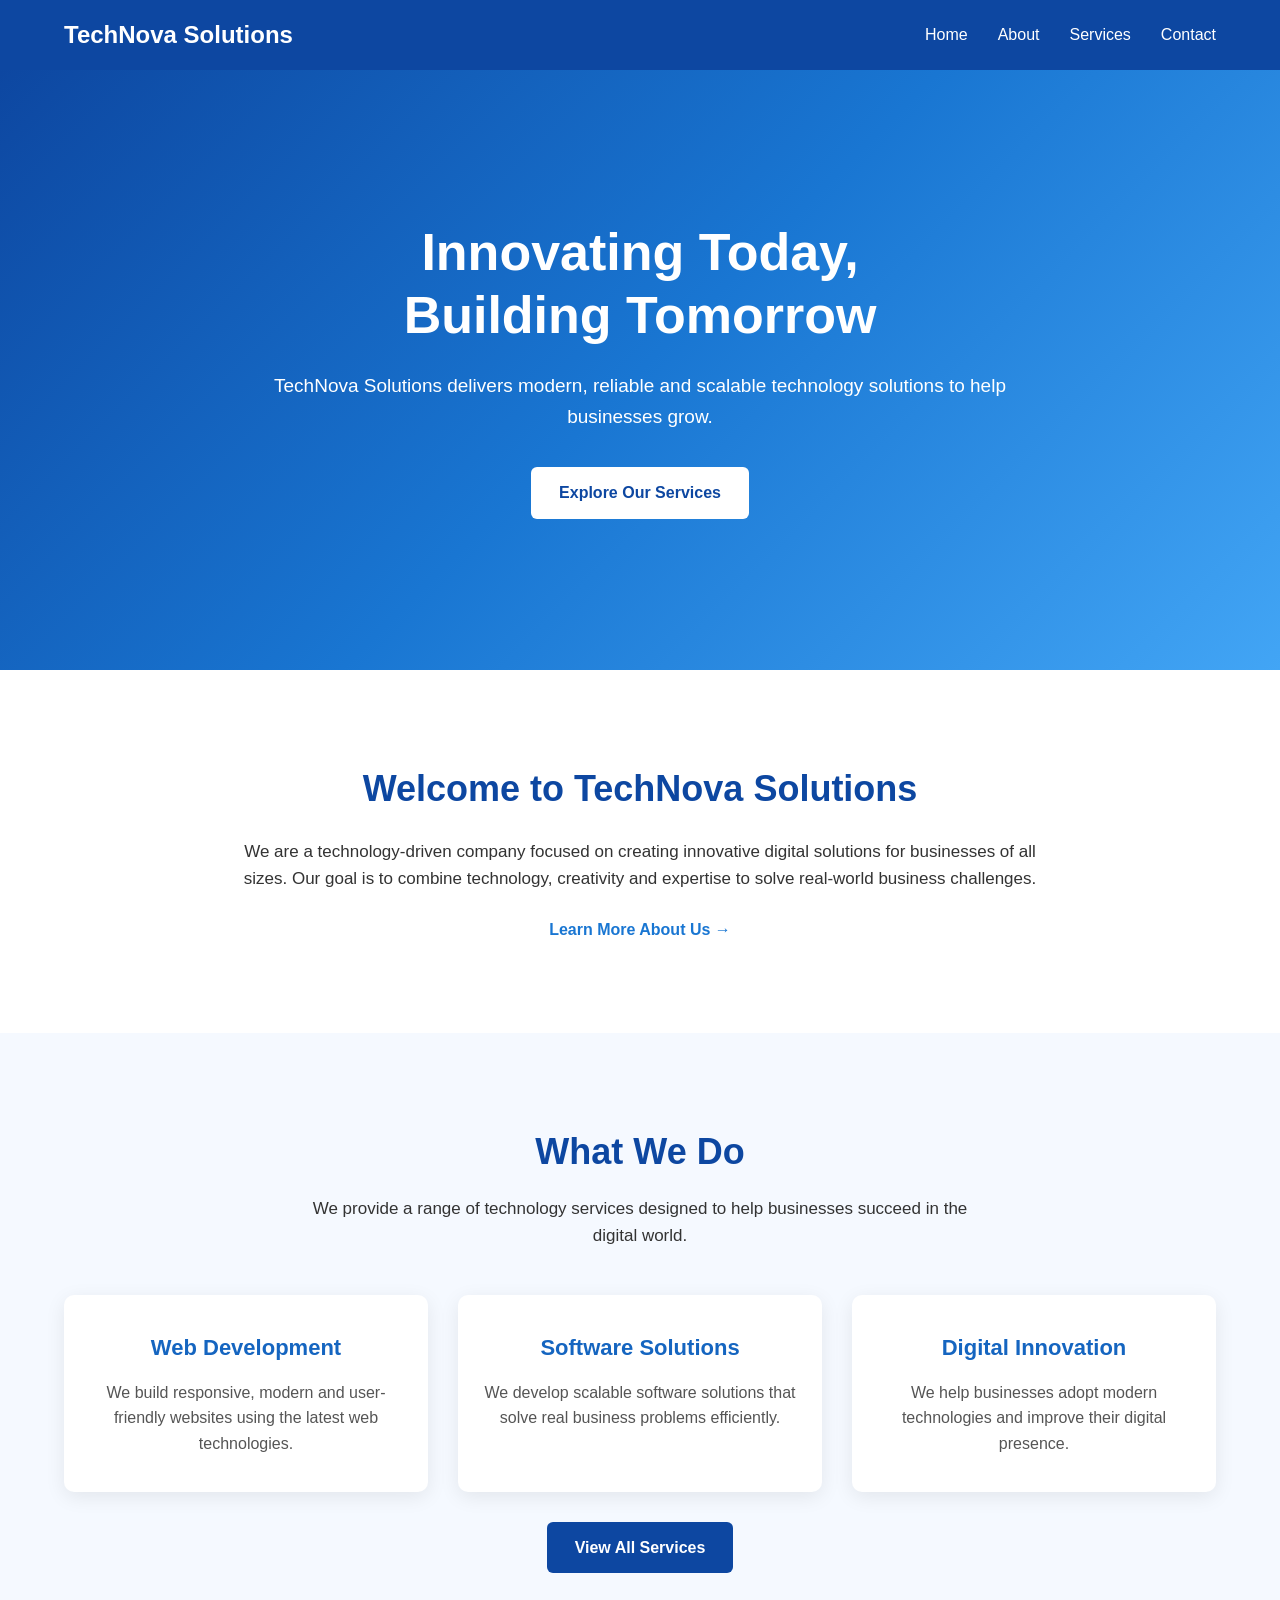
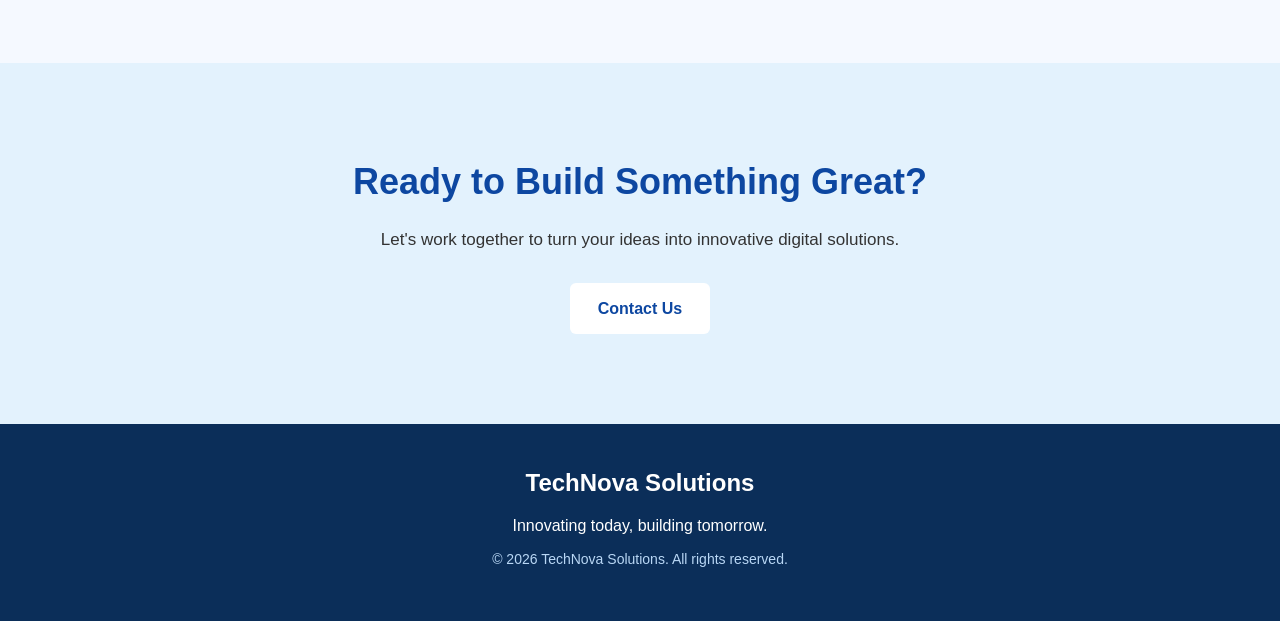
<file: index.html>
<!DOCTYPE html>
<html lang="en">

<head>
    <meta charset="UTF-8">
    <meta name="viewport" content="width=device-width, initial-scale=1.0">

    <title>TechNova Solutions | Home</title>

    <!-- CSS -->
    <link rel="stylesheet" href="style.css">
</head>

<body>

    <!-- Navigation Bar -->
    <header>
        <nav class="navbar">

            <div class="logo">
                TechNova Solutions
            </div>

            <ul class="nav-links">
                <li><a href="index.html">Home</a></li>
                <li><a href="about.html">About</a></li>
                <li><a href="services.html">Services</a></li>
                <li><a href="contact.html">Contact</a></li>
            </ul>

        </nav>
    </header>


    <!-- Hero Section -->
    <section class="hero">

        <div class="hero-content">

            <h1>Innovating Today,<br>Building Tomorrow</h1>

            <p>
                TechNova Solutions delivers modern, reliable and
                scalable technology solutions to help businesses grow.
            </p>

            <a href="services.html" class="btn">
                Explore Our Services
            </a>

        </div>

    </section>


    <!-- About Preview Section -->
    <section class="about-preview">

        <div class="container">

            <h2>Welcome to TechNova Solutions</h2>

            <p>
                We are a technology-driven company focused on creating
                innovative digital solutions for businesses of all sizes.
                Our goal is to combine technology, creativity and
                expertise to solve real-world business challenges.
            </p>

            <a href="about.html" class="text-link">
                Learn More About Us →
            </a>

        </div>

    </section>


    <!-- Services Preview Section -->
    <section class="services-preview">

        <div class="container">

            <h2>What We Do</h2>

            <p class="section-description">
                We provide a range of technology services designed
                to help businesses succeed in the digital world.
            </p>


            <div class="service-cards">

                <!-- Service 1 -->
                <div class="service-card">

                    <h3>Web Development</h3>

                    <p>
                        We build responsive, modern and user-friendly
                        websites using the latest web technologies.
                    </p>

                </div>


                <!-- Service 2 -->
                <div class="service-card">

                    <h3>Software Solutions</h3>

                    <p>
                        We develop scalable software solutions that
                        solve real business problems efficiently.
                    </p>

                </div>


                <!-- Service 3 -->
                <div class="service-card">

                    <h3>Digital Innovation</h3>

                    <p>
                        We help businesses adopt modern technologies
                        and improve their digital presence.
                    </p>

                </div>

            </div>


            <a href="services.html" class="btn secondary-btn">
                View All Services
            </a>

        </div>

    </section>


    <!-- Call To Action Section -->
    <section class="cta">

        <div class="container">

            <h2>Ready to Build Something Great?</h2>

            <p>
                Let's work together to turn your ideas into
                innovative digital solutions.
            </p>

            <a href="contact.html" class="btn">
                Contact Us
            </a>

        </div>

    </section>


    <!-- Footer -->
    <footer>

        <div class="footer-content">

            <h3>TechNova Solutions</h3>

            <p>
                Innovating today, building tomorrow.
            </p>

            <p class="copyright">
                © 2026 TechNova Solutions. All rights reserved.
            </p>

        </div>

    </footer>


    <!-- JavaScript -->
    <script src="script.js"></script>

</body>

</html>
</file>
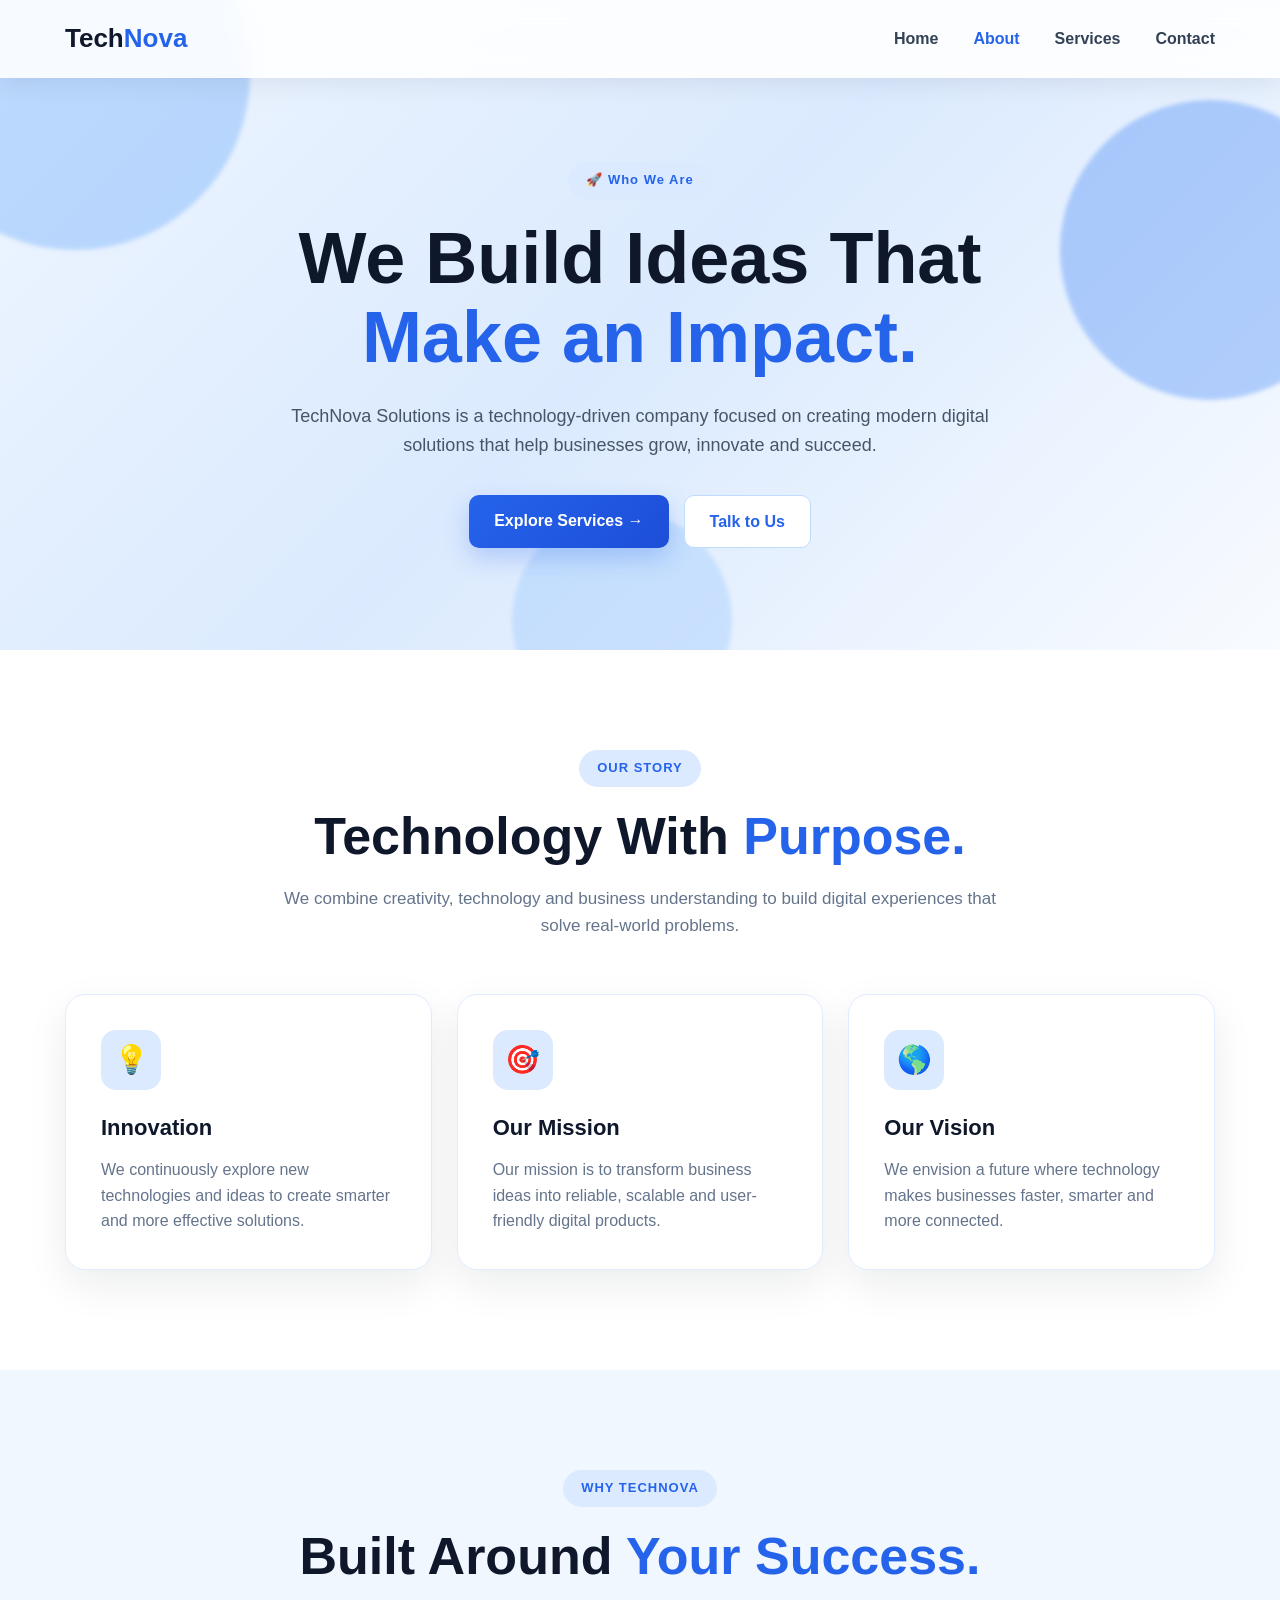
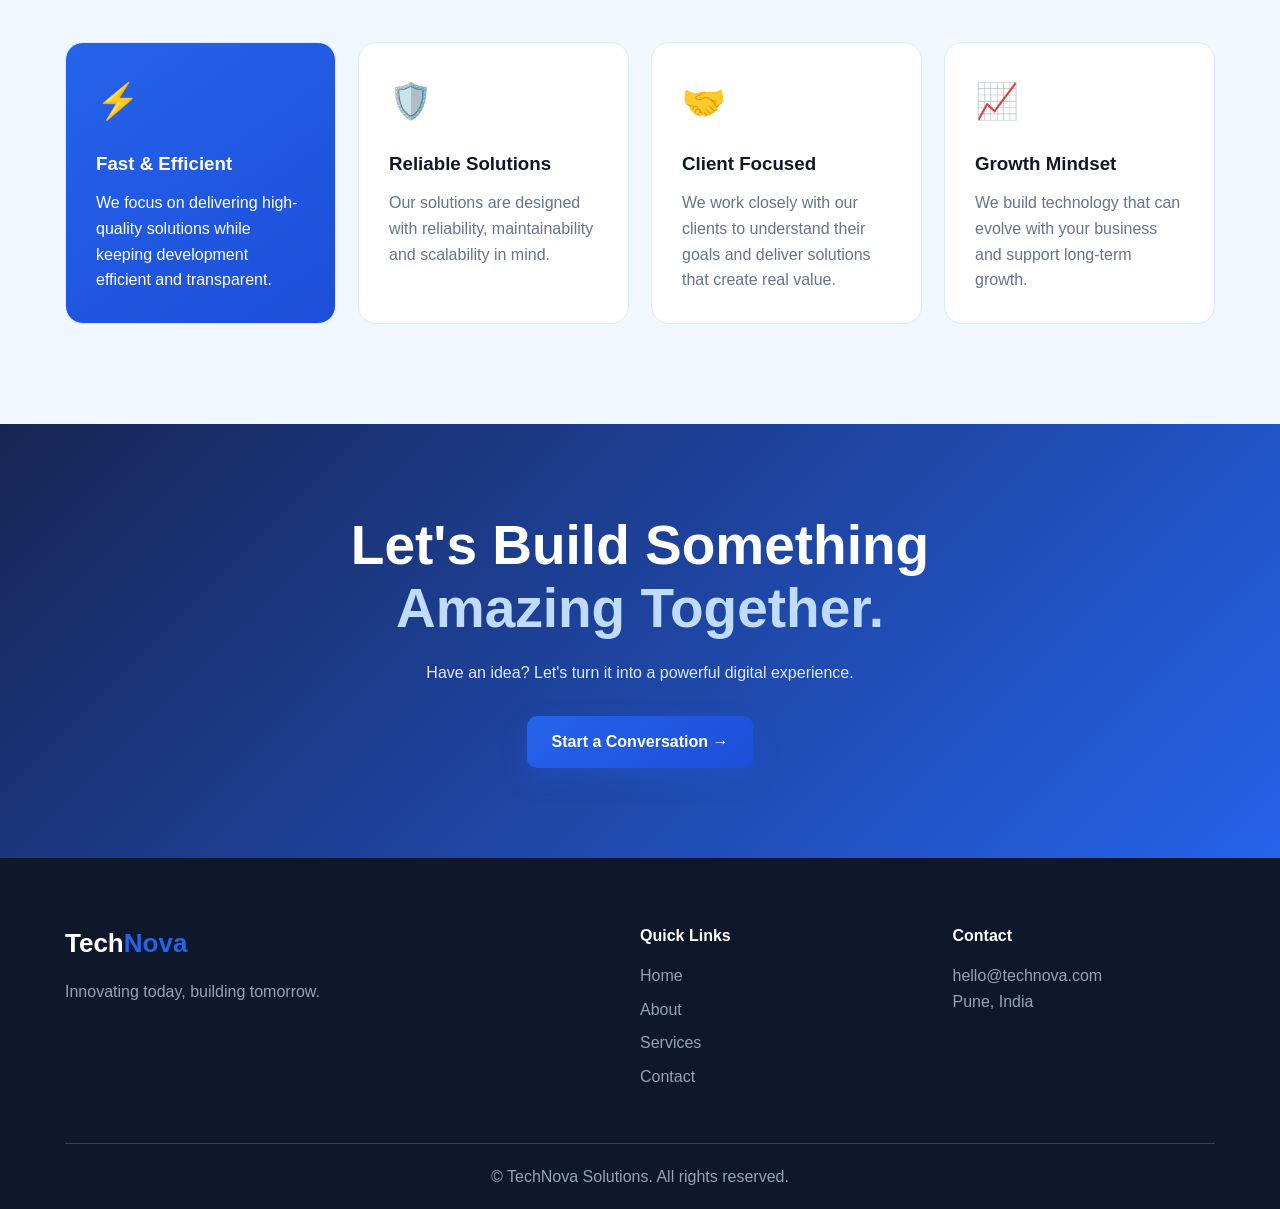
<file: about.html>
<!DOCTYPE html>
<html lang="en">

<head>
    <meta charset="UTF-8">
    <meta name="viewport" content="width=device-width, initial-scale=1.0">

    <title>About Us | TechNova Solutions</title>


    <style>
        * {
            margin: 0;
            padding: 0;
            box-sizing: border-box;
        }

        html {
            scroll-behavior: smooth;
        }

        body {
            font-family: Arial, Helvetica, sans-serif;
            color: #172554;
            background: #f8fbff;
            line-height: 1.6;
            overflow-x: hidden;
        }

        a {
            text-decoration: none;
        }

        /* ================= NAVBAR ================= */

        .navbar {
            position: fixed;
            top: 0;
            left: 0;
            width: 100%;
            z-index: 1000;
            background: rgba(255, 255, 255, 0.88);
            backdrop-filter: blur(15px);
            box-shadow: 0 5px 25px rgba(15, 23, 42, 0.08);
        }

        .navbar-container {
            max-width: 1200px;
            margin: auto;
            padding: 18px 25px;
            display: flex;
            align-items: center;
            justify-content: space-between;
        }

        .logo {
            font-size: 26px;
            font-weight: 800;
            color: #0f172a;
        }

        .logo span {
            color: #2563eb;
        }

        .nav-links {
            display: flex;
            list-style: none;
            gap: 35px;
        }

        .nav-links a {
            color: #334155;
            font-weight: 600;
            transition: 0.3s;
        }

        .nav-links a:hover,
        .nav-links a.active {
            color: #2563eb;
        }

        .menu-toggle {
            display: none;
            border: none;
            background: none;
            font-size: 28px;
            cursor: pointer;
        }

        /* ================= HERO ================= */

        .hero {
            min-height: 650px;
            display: flex;
            align-items: center;
            justify-content: center;
            text-align: center;
            position: relative;
            overflow: hidden;
            padding: 140px 20px 80px;
            background: linear-gradient(135deg, #eff6ff, #dbeafe, #f8fbff);
        }

        .hero-background {
            position: absolute;
            inset: 0;
            overflow: hidden;
        }

        .circle {
            position: absolute;
            border-radius: 50%;
            filter: blur(2px);
            opacity: 0.35;
        }

        .circle-one {
            width: 350px;
            height: 350px;
            background: #60a5fa;
            top: -100px;
            left: -100px;
        }

        .circle-two {
            width: 300px;
            height: 300px;
            background: #3b82f6;
            right: -80px;
            top: 100px;
        }

        .circle-three {
            width: 220px;
            height: 220px;
            background: #93c5fd;
            bottom: -80px;
            left: 40%;
        }

        .hero-content {
            position: relative;
            z-index: 2;
            max-width: 850px;
        }

        .hero-badge,
        .section-tag {
            display: inline-block;
            color: #2563eb;
            background: #dbeafe;
            padding: 8px 18px;
            border-radius: 30px;
            font-size: 13px;
            font-weight: 700;
            letter-spacing: 1px;
            margin-bottom: 20px;
        }

        .hero h1 {
            font-size: clamp(42px, 6vw, 72px);
            line-height: 1.1;
            color: #0f172a;
            margin-bottom: 25px;
        }

        .hero h1 span,
        .section-heading h2 span,
        .cta-content h2 span {
            color: #2563eb;
        }

        .hero p {
            max-width: 700px;
            margin: auto;
            color: #475569;
            font-size: 18px;
        }

        .hero-buttons {
            margin-top: 35px;
            display: flex;
            justify-content: center;
            gap: 15px;
            flex-wrap: wrap;
        }

        .btn {
            display: inline-block;
            padding: 13px 25px;
            border-radius: 10px;
            font-weight: 700;
            transition: 0.3s;
        }

        .btn-primary {
            color: white;
            background: linear-gradient(135deg, #2563eb, #1d4ed8);
            box-shadow: 0 10px 25px rgba(37, 99, 235, 0.25);
        }

        .btn-primary:hover {
            transform: translateY(-3px);
        }

        .btn-secondary {
            color: #2563eb;
            background: white;
            border: 1px solid #bfdbfe;
        }

        .btn-secondary:hover {
            background: #eff6ff;
        }

        /* ================= SECTIONS ================= */

        .about-section,
        .services-section {
            padding: 100px 20px;
        }

        .about-section {
            background: white;
        }

        .services-section {
            background: #f1f7ff;
        }

        .section-container {
            max-width: 1150px;
            margin: auto;
        }

        .section-heading {
            text-align: center;
            max-width: 750px;
            margin: 0 auto 55px;
        }

        .section-heading h2 {
            font-size: clamp(34px, 5vw, 52px);
            line-height: 1.15;
            color: #0f172a;
            margin-bottom: 18px;
        }

        .section-heading p {
            color: #64748b;
            font-size: 17px;
        }

        /* ================= ABOUT CARDS ================= */

        .about-grid {
            display: grid;
            grid-template-columns: repeat(3, 1fr);
            gap: 25px;
        }

        .about-card {
            background: white;
            padding: 35px;
            border-radius: 20px;
            box-shadow: 0 15px 40px rgba(15, 23, 42, 0.08);
            border: 1px solid #e0edff;
            transition: 0.3s;
        }

        .about-card:hover {
            transform: translateY(-8px);
            box-shadow: 0 20px 45px rgba(37, 99, 235, 0.15);
        }

        .about-icon {
            width: 60px;
            height: 60px;
            display: flex;
            align-items: center;
            justify-content: center;
            background: #dbeafe;
            border-radius: 15px;
            font-size: 28px;
            margin-bottom: 20px;
        }

        .about-card h3 {
            color: #0f172a;
            margin-bottom: 12px;
            font-size: 22px;
        }

        .about-card p {
            color: #64748b;
        }

        /* ================= SERVICE CARDS ================= */

        .service-grid {
            display: grid;
            grid-template-columns: repeat(4, 1fr);
            gap: 22px;
        }

        .service-card {
            background: white;
            padding: 30px;
            border-radius: 18px;
            border: 1px solid #dbeafe;
            transition: 0.3s;
        }

        .service-card:hover {
            transform: translateY(-8px);
            box-shadow: 0 18px 40px rgba(37, 99, 235, 0.12);
        }

        .service-card.featured {
            background: linear-gradient(145deg, #2563eb, #1d4ed8);
            color: white;
        }

        .service-card.featured h3,
        .service-card.featured p {
            color: white;
        }

        .service-icon {
            font-size: 35px;
            margin-bottom: 20px;
        }

        .service-card h3 {
            color: #0f172a;
            margin-bottom: 12px;
        }

        .service-card p {
            color: #64748b;
        }

        /* ================= CTA ================= */

        .cta-section {
            padding: 90px 20px;
            background: linear-gradient(135deg, #172554, #2563eb);
            text-align: center;
            color: white;
        }

        .cta-content {
            max-width: 750px;
            margin: auto;
        }

        .cta-content h2 {
            font-size: clamp(35px, 5vw, 55px);
            line-height: 1.15;
            margin-bottom: 20px;
        }

        .cta-content h2 span {
            color: #bfdbfe;
        }

        .cta-content p {
            margin-bottom: 30px;
            color: #dbeafe;
        }

        /* ================= FOOTER ================= */

        footer {
            background: #0f172a;
            color: white;
            padding: 65px 20px 20px;
        }

        .footer-container {
            max-width: 1150px;
            margin: auto;
            display: grid;
            grid-template-columns: 2fr 1fr 1fr;
            gap: 50px;
        }

        footer .logo {
            color: white;
            display: inline-block;
            margin-bottom: 15px;
        }

        footer p {
            color: #94a3b8;
        }

        footer h4 {
            margin-bottom: 15px;
        }

        footer a:not(.logo) {
            display: block;
            color: #94a3b8;
            margin-bottom: 8px;
            transition: 0.3s;
        }

        footer a:not(.logo):hover {
            color: white;
        }

        .footer-bottom {
            max-width: 1150px;
            margin: 45px auto 0;
            padding-top: 20px;
            border-top: 1px solid #334155;
            text-align: center;
        }

        /* ================= RESPONSIVE ================= */

        @media (max-width: 900px) {

            .about-grid {
                grid-template-columns: repeat(2, 1fr);
            }

            .service-grid {
                grid-template-columns: repeat(2, 1fr);
            }
        }

        @media (max-width: 700px) {

            .nav-links {
                position: absolute;
                top: 70px;
                left: 0;
                width: 100%;
                display: none;
                flex-direction: column;
                gap: 0;
                background: white;
                padding: 15px 25px;
                box-shadow: 0 15px 25px rgba(0, 0, 0, 0.08);
            }

            .nav-links.show {
                display: flex;
            }

            .nav-links li {
                padding: 12px 0;
            }

            .menu-toggle {
                display: block;
            }

            .about-grid,
            .service-grid {
                grid-template-columns: 1fr;
            }

            .footer-container {
                grid-template-columns: 1fr;
                gap: 30px;
            }

            .hero {
                min-height: 600px;
            }
        }

        @media (max-width: 450px) {

            .navbar-container {
                padding: 15px;
            }

            .logo {
                font-size: 22px;
            }

            .hero {
                padding: 120px 15px 70px;
            }

            .hero p {
                font-size: 16px;
            }

            .about-card,
            .service-card {
                padding: 25px;
            }
        }
    </style>
</head>

<body>

    <!-- ================= NAVBAR ================= -->
    <header class="navbar">
        <div class="navbar-container">

            <a href="index.html" class="logo">
                Tech<span>Nova</span>
            </a>

            <nav>
                <ul class="nav-links" id="navLinks">
                    <li><a href="index.html">Home</a></li>
                    <li><a href="about.html" class="active">About</a></li>
                    <li><a href="services.html">Services</a></li>
                    <li><a href="contact.html">Contact</a></li>
                </ul>
            </nav>

            <button class="menu-toggle" id="menuToggle">
                ☰
            </button>

        </div>
    </header>


    <!-- ================= ABOUT HERO ================= -->
    <section class="hero">

        <div class="hero-background">
            <div class="circle circle-one"></div>
            <div class="circle circle-two"></div>
            <div class="circle circle-three"></div>
        </div>

        <div class="hero-content">

            <div class="hero-badge">
                🚀 Who We Are
            </div>

            <h1>
                We Build Ideas That
                <span>Make an Impact.</span>
            </h1>

            <p>
                TechNova Solutions is a technology-driven company focused on
                creating modern digital solutions that help businesses grow,
                innovate and succeed.
            </p>

            <div class="hero-buttons">
                <a href="services.html" class="btn btn-primary">
                    Explore Services →
                </a>

                <a href="contact.html" class="btn btn-secondary">
                    Talk to Us
                </a>
            </div>

        </div>

    </section>


    <!-- ================= OUR STORY ================= -->
    <section class="about-section">

        <div class="section-container">

            <div class="section-heading">

                <span class="section-tag">
                    OUR STORY
                </span>

                <h2>
                    Technology With
                    <span>Purpose.</span>
                </h2>

                <p>
                    We combine creativity, technology and business understanding
                    to build digital experiences that solve real-world problems.
                </p>

            </div>


            <div class="about-grid">

                <div class="about-card">
                    <div class="about-icon">💡</div>

                    <h3>Innovation</h3>

                    <p>
                        We continuously explore new technologies and ideas to
                        create smarter and more effective solutions.
                    </p>
                </div>


                <div class="about-card">
                    <div class="about-icon">🎯</div>

                    <h3>Our Mission</h3>

                    <p>
                        Our mission is to transform business ideas into
                        reliable, scalable and user-friendly digital products.
                    </p>
                </div>


                <div class="about-card">
                    <div class="about-icon">🌎</div>

                    <h3>Our Vision</h3>

                    <p>
                        We envision a future where technology makes businesses
                        faster, smarter and more connected.
                    </p>
                </div>

            </div>

        </div>

    </section>


    <!-- ================= WHY TECHNOVA ================= -->
    <section class="services-section">

        <div class="section-container">

            <div class="section-heading">

                <span class="section-tag">
                    WHY TECHNOVA
                </span>

                <h2>
                    Built Around
                    <span>Your Success.</span>
                </h2>

            </div>


            <div class="service-grid">

                <div class="service-card featured">

                    <div class="service-icon">
                        ⚡
                    </div>

                    <h3>Fast & Efficient</h3>

                    <p>
                        We focus on delivering high-quality solutions while
                        keeping development efficient and transparent.
                    </p>

                </div>


                <div class="service-card">

                    <div class="service-icon">
                        🛡️
                    </div>

                    <h3>Reliable Solutions</h3>

                    <p>
                        Our solutions are designed with reliability,
                        maintainability and scalability in mind.
                    </p>

                </div>


                <div class="service-card">

                    <div class="service-icon">
                        🤝
                    </div>

                    <h3>Client Focused</h3>

                    <p>
                        We work closely with our clients to understand their
                        goals and deliver solutions that create real value.
                    </p>

                </div>


                <div class="service-card">

                    <div class="service-icon">
                        📈
                    </div>

                    <h3>Growth Mindset</h3>

                    <p>
                        We build technology that can evolve with your business
                        and support long-term growth.
                    </p>

                </div>

            </div>

        </div>

    </section>


    <!-- ================= CTA ================= -->
    <section class="cta-section">

        <div class="section-container">

            <div class="cta-content">

                <h2>
                    Let's Build Something
                    <span>Amazing Together.</span>
                </h2>

                <p>
                    Have an idea? Let's turn it into a powerful digital
                    experience.
                </p>

                <a href="contact.html" class="btn btn-primary">
                    Start a Conversation →
                </a>

            </div>

        </div>

    </section>


    <!-- ================= FOOTER ================= -->
    <footer>

        <div class="footer-container">

            <div>
                <a href="index.html" class="logo">
                    Tech<span>Nova</span>
                </a>

                <p>
                    Innovating today, building tomorrow.
                </p>
            </div>

            <div>
                <h4>Quick Links</h4>

                <a href="index.html">Home</a>
                <a href="about.html">About</a>
                <a href="services.html">Services</a>
                <a href="contact.html">Contact</a>
            </div>

            <div>
                <h4>Contact</h4>

                <p>hello@technova.com</p>
                <p>Pune, India</p>
            </div>

        </div>

        <div class="footer-bottom">
            <p>
                © <span id="copyright"></span> TechNova Solutions. All rights reserved.
            </p>
        </div>

    </footer>


    <!-- <script src="script.js"></script> -->

</body>

</html>
</file>
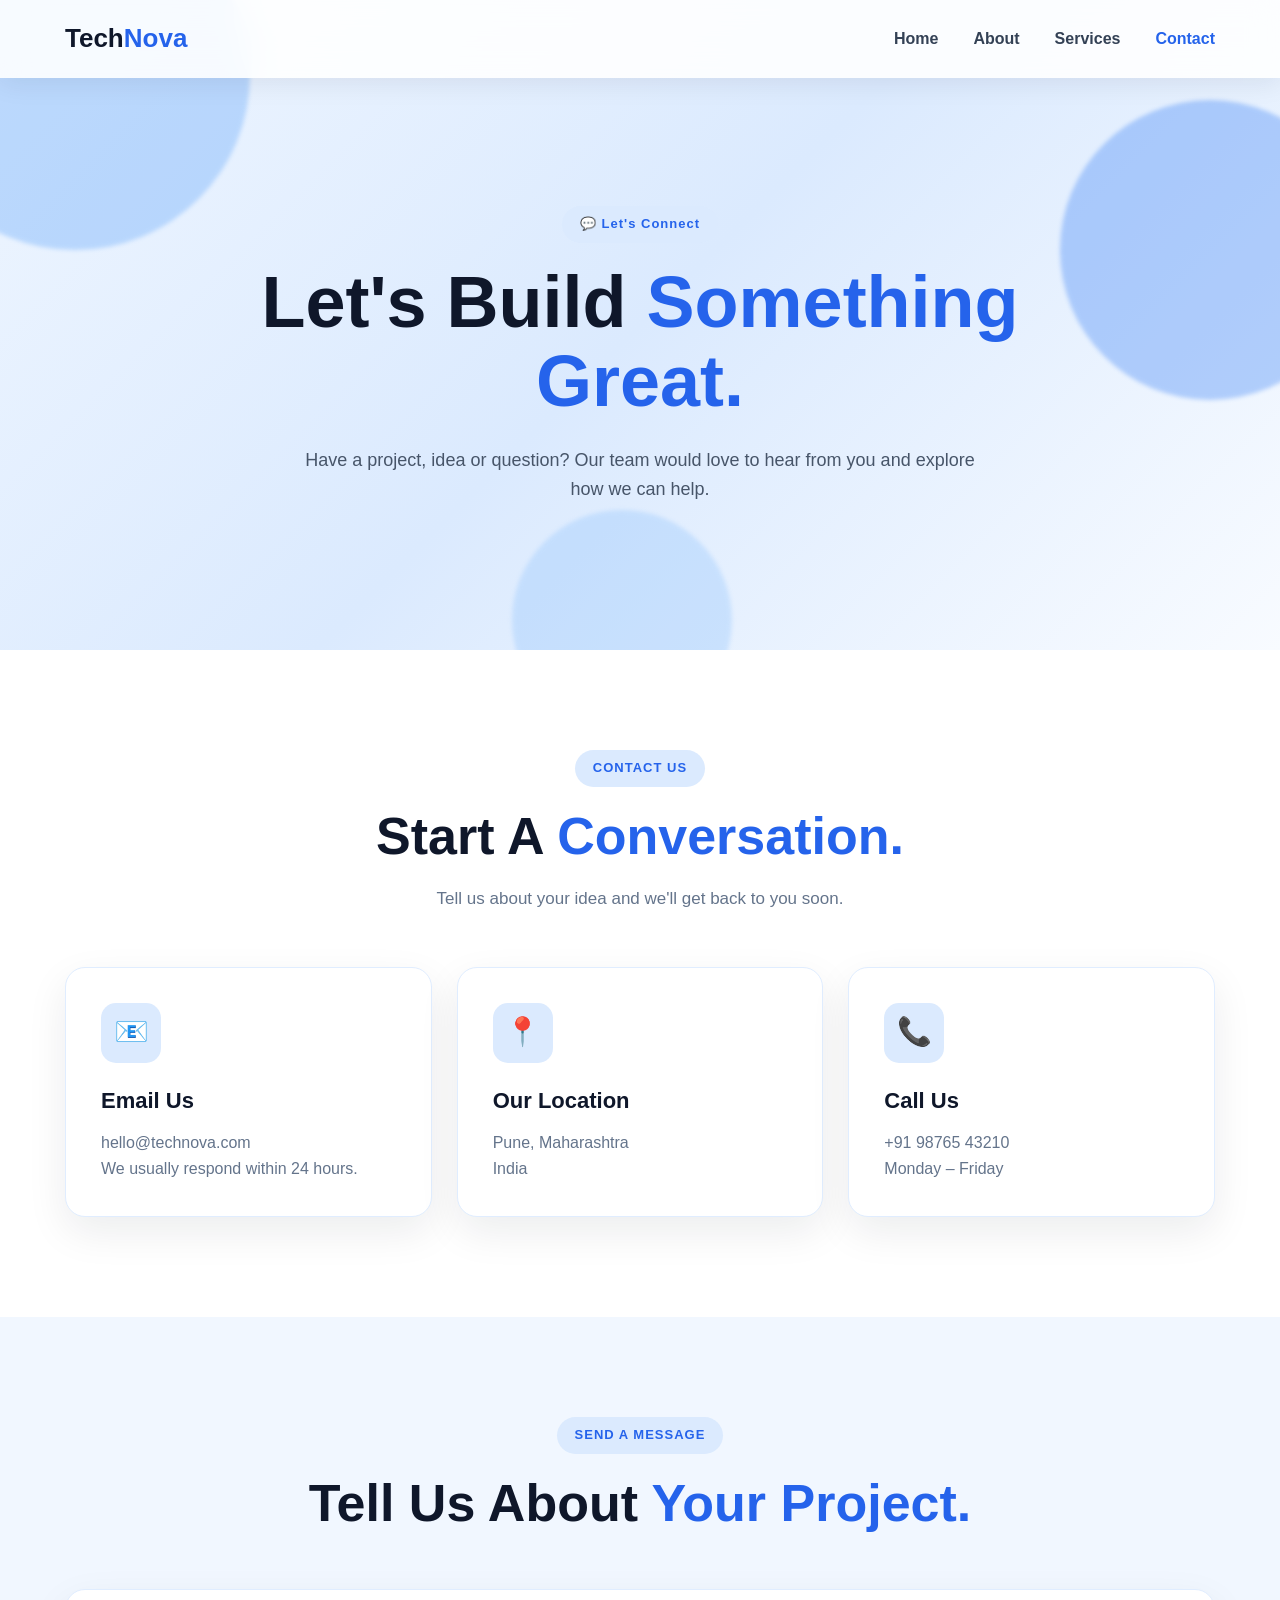
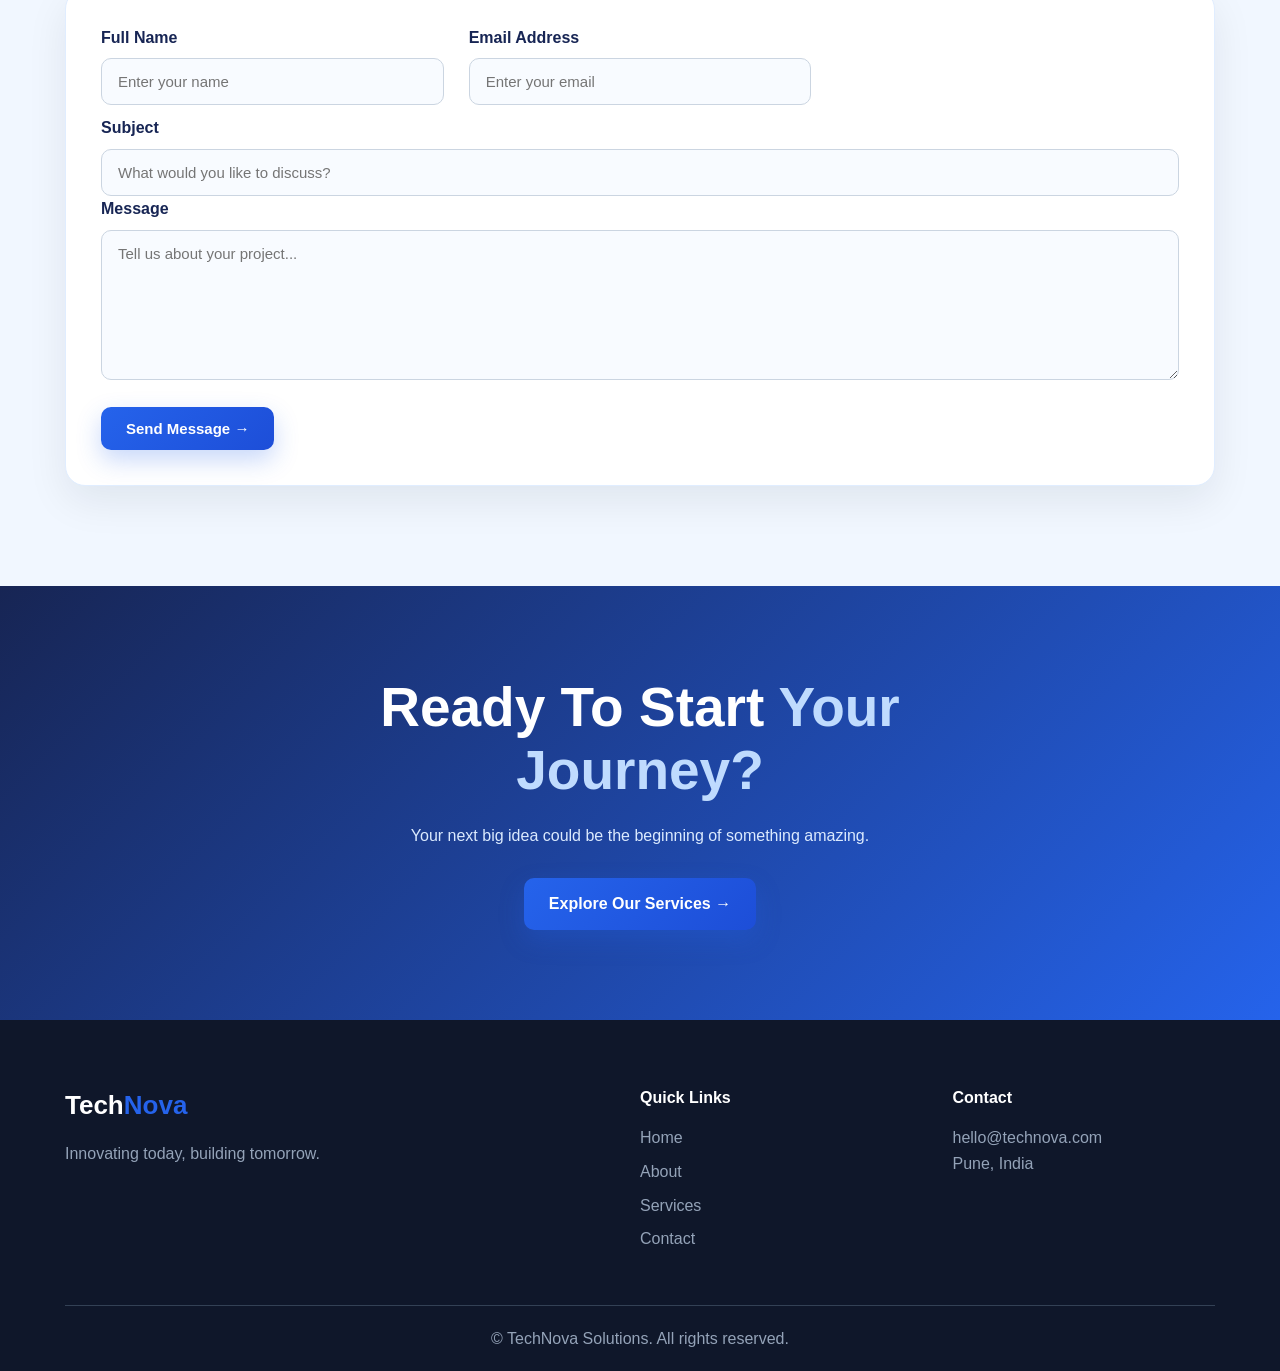
<file: contact.html>
<!DOCTYPE html>
<html lang="en">

<head>
    <meta charset="UTF-8">
    <meta name="viewport" content="width=device-width, initial-scale=1.0">

    <title>Contact Us | TechNova Solutions</title>

    <style>
        * {
            margin: 0;
            padding: 0;
            box-sizing: border-box;
        }

        html {
            scroll-behavior: smooth;
        }

        body {
            font-family: Arial, Helvetica, sans-serif;
            color: #172554;
            background: #f8fbff;
            line-height: 1.6;
            overflow-x: hidden;
        }

        a {
            text-decoration: none;
        }

        /* ================= NAVBAR ================= */

        .navbar {
            position: fixed;
            top: 0;
            left: 0;
            width: 100%;
            z-index: 1000;
            background: rgba(255, 255, 255, 0.88);
            backdrop-filter: blur(15px);
            box-shadow: 0 5px 25px rgba(15, 23, 42, 0.08);
        }

        .navbar-container {
            max-width: 1200px;
            margin: auto;
            padding: 18px 25px;
            display: flex;
            align-items: center;
            justify-content: space-between;
        }

        .logo {
            font-size: 26px;
            font-weight: 800;
            color: #0f172a;
        }

        .logo span {
            color: #2563eb;
        }

        .nav-links {
            display: flex;
            list-style: none;
            gap: 35px;
        }

        .nav-links a {
            color: #334155;
            font-weight: 600;
            transition: 0.3s;
        }

        .nav-links a:hover,
        .nav-links a.active {
            color: #2563eb;
        }

        .menu-toggle {
            display: none;
            border: none;
            background: none;
            font-size: 28px;
            cursor: pointer;
        }

        /* ================= HERO ================= */

        .hero {
            min-height: 650px;
            display: flex;
            align-items: center;
            justify-content: center;
            text-align: center;
            position: relative;
            overflow: hidden;
            padding: 140px 20px 80px;
            background: linear-gradient(135deg, #eff6ff, #dbeafe, #f8fbff);
        }

        .hero-background {
            position: absolute;
            inset: 0;
            overflow: hidden;
        }

        .circle {
            position: absolute;
            border-radius: 50%;
            filter: blur(2px);
            opacity: 0.35;
        }

        .circle-one {
            width: 350px;
            height: 350px;
            background: #60a5fa;
            top: -100px;
            left: -100px;
        }

        .circle-two {
            width: 300px;
            height: 300px;
            background: #3b82f6;
            right: -80px;
            top: 100px;
        }

        .circle-three {
            width: 220px;
            height: 220px;
            background: #93c5fd;
            bottom: -80px;
            left: 40%;
        }

        .hero-content {
            position: relative;
            z-index: 2;
            max-width: 850px;
        }

        .hero-badge,
        .section-tag {
            display: inline-block;
            color: #2563eb;
            background: #dbeafe;
            padding: 8px 18px;
            border-radius: 30px;
            font-size: 13px;
            font-weight: 700;
            letter-spacing: 1px;
            margin-bottom: 20px;
        }

        .hero h1 {
            font-size: clamp(42px, 6vw, 72px);
            line-height: 1.1;
            color: #0f172a;
            margin-bottom: 25px;
        }

        .hero h1 span,
        .section-heading h2 span,
        .cta-content h2 span {
            color: #2563eb;
        }

        .hero p {
            max-width: 700px;
            margin: auto;
            color: #475569;
            font-size: 18px;
        }

        .hero-buttons {
            margin-top: 35px;
            display: flex;
            justify-content: center;
            gap: 15px;
            flex-wrap: wrap;
        }

        .btn {
            display: inline-block;
            padding: 13px 25px;
            border-radius: 10px;
            font-weight: 700;
            transition: 0.3s;
        }

        .btn-primary {
            color: white;
            background: linear-gradient(135deg, #2563eb, #1d4ed8);
            box-shadow: 0 10px 25px rgba(37, 99, 235, 0.25);
        }

        .btn-primary:hover {
            transform: translateY(-3px);
        }

        .btn-secondary {
            color: #2563eb;
            background: white;
            border: 1px solid #bfdbfe;
        }

        .btn-secondary:hover {
            background: #eff6ff;
        }

        /* ================= SECTIONS ================= */

        .about-section,
        .services-section {
            padding: 100px 20px;
        }

        .about-section {
            background: white;
        }

        .services-section {
            background: #f1f7ff;
        }

        .section-container {
            max-width: 1150px;
            margin: auto;
        }

        .section-heading {
            text-align: center;
            max-width: 750px;
            margin: 0 auto 55px;
        }

        .section-heading h2 {
            font-size: clamp(34px, 5vw, 52px);
            line-height: 1.15;
            color: #0f172a;
            margin-bottom: 18px;
        }

        .section-heading p {
            color: #64748b;
            font-size: 17px;
        }

        /* ================= ABOUT CARDS ================= */

        .about-grid {
            display: grid;
            grid-template-columns: repeat(3, 1fr);
            gap: 25px;
        }

        .about-card {
            background: white;
            padding: 35px;
            border-radius: 20px;
            box-shadow: 0 15px 40px rgba(15, 23, 42, 0.08);
            border: 1px solid #e0edff;
            transition: 0.3s;
        }

        .about-card:hover {
            transform: translateY(-8px);
            box-shadow: 0 20px 45px rgba(37, 99, 235, 0.15);
        }

        .about-icon {
            width: 60px;
            height: 60px;
            display: flex;
            align-items: center;
            justify-content: center;
            background: #dbeafe;
            border-radius: 15px;
            font-size: 28px;
            margin-bottom: 20px;
        }

        .about-card h3 {
            color: #0f172a;
            margin-bottom: 12px;
            font-size: 22px;
        }

        .about-card p {
            color: #64748b;
        }

        /* ================= SERVICE CARDS ================= */

        .service-grid {
            display: grid;
            grid-template-columns: repeat(4, 1fr);
            gap: 22px;
        }

        .service-card {
            background: white;
            padding: 30px;
            border-radius: 18px;
            border: 1px solid #dbeafe;
            transition: 0.3s;
        }

        .service-card:hover {
            transform: translateY(-8px);
            box-shadow: 0 18px 40px rgba(37, 99, 235, 0.12);
        }

        .service-card.featured {
            background: linear-gradient(145deg, #2563eb, #1d4ed8);
            color: white;
        }

        .service-card.featured h3,
        .service-card.featured p {
            color: white;
        }

        .service-icon {
            font-size: 35px;
            margin-bottom: 20px;
        }

        .service-card h3 {
            color: #0f172a;
            margin-bottom: 12px;
        }

        .service-card p {
            color: #64748b;
        }

        /* ================= CTA ================= */

        .cta-section {
            padding: 90px 20px;
            background: linear-gradient(135deg, #172554, #2563eb);
            text-align: center;
            color: white;
        }

        .cta-content {
            max-width: 750px;
            margin: auto;
        }

        .cta-content h2 {
            font-size: clamp(35px, 5vw, 55px);
            line-height: 1.15;
            margin-bottom: 20px;
        }

        .cta-content h2 span {
            color: #bfdbfe;
        }

        .cta-content p {
            margin-bottom: 30px;
            color: #dbeafe;
        }

        /* ================= FOOTER ================= */

        footer {
            background: #0f172a;
            color: white;
            padding: 65px 20px 20px;
        }

        .footer-container {
            max-width: 1150px;
            margin: auto;
            display: grid;
            grid-template-columns: 2fr 1fr 1fr;
            gap: 50px;
        }

        footer .logo {
            color: white;
            display: inline-block;
            margin-bottom: 15px;
        }

        footer p {
            color: #94a3b8;
        }

        footer h4 {
            margin-bottom: 15px;
        }

        footer a:not(.logo) {
            display: block;
            color: #94a3b8;
            margin-bottom: 8px;
            transition: 0.3s;
        }

        footer a:not(.logo):hover {
            color: white;
        }

        .footer-bottom {
            max-width: 1150px;
            margin: 45px auto 0;
            padding-top: 20px;
            border-top: 1px solid #334155;
            text-align: center;
        }

        /* ================= RESPONSIVE ================= */

        @media (max-width: 900px) {

            .about-grid {
                grid-template-columns: repeat(2, 1fr);
            }

            .service-grid {
                grid-template-columns: repeat(2, 1fr);
            }
        }

        @media (max-width: 700px) {

            .nav-links {
                position: absolute;
                top: 70px;
                left: 0;
                width: 100%;
                display: none;
                flex-direction: column;
                gap: 0;
                background: white;
                padding: 15px 25px;
                box-shadow: 0 15px 25px rgba(0, 0, 0, 0.08);
            }

            .nav-links.show {
                display: flex;
            }

            .nav-links li {
                padding: 12px 0;
            }

            .menu-toggle {
                display: block;
            }

            .about-grid,
            .service-grid {
                grid-template-columns: 1fr;
            }

            .footer-container {
                grid-template-columns: 1fr;
                gap: 30px;
            }

            .hero {
                min-height: 600px;
            }
        }

        @media (max-width: 450px) {

            .navbar-container {
                padding: 15px;
            }

            .logo {
                font-size: 22px;
            }

            .hero {
                padding: 120px 15px 70px;
            }

            .hero p {
                font-size: 16px;
            }

            .about-card,
            .service-card {
                padding: 25px;
            }
        }

        /* ================= CONTACT FORM ================= */

        form {
            width: 100%;
        }

        form>div {
            margin-bottom: 10px;
        }

        label {
            display: block;
            color: #172554;
            font-weight: 700;
            margin-bottom: 8px;
        }

        input,
        textarea {
            width: 100%;
            padding: 14px 16px;
            border: 1px solid #cbd5e1;
            border-radius: 10px;
            background: #f8fbff;
            color: #0f172a;
            font-family: inherit;
            font-size: 15px;
            outline: none;
            transition: 0.3s;
        }

        input:focus,
        textarea:focus {
            border-color: #2563eb;
            background: white;
            box-shadow: 0 0 0 3px rgba(37, 99, 235, 0.1);
        }

        textarea {
            resize: vertical;
            min-height: 150px;
        }

        form br {
            display: none;
        }

        form .btn {
            border: none;
            cursor: pointer;
            margin-top: 20px;
            font-size: 15px;
        }

        @media (max-width: 700px) {

            form .about-grid {
                grid-template-columns: 1fr;
            }

        }
    </style>
</head>

<body>

    <!-- ================= NAVBAR ================= -->
    <header class="navbar">
        <div class="navbar-container">

            <a href="index.html" class="logo">
                Tech<span>Nova</span>
            </a>

            <nav>
                <ul class="nav-links" id="navLinks">
                    <li><a href="index.html">Home</a></li>
                    <li><a href="about.html">About</a></li>
                    <li><a href="services.html">Services</a></li>
                    <li><a href="contact.html" class="active">Contact</a></li>
                </ul>
            </nav>

            <button class="menu-toggle" id="menuToggle">
                ☰
            </button>

        </div>
    </header>


    <!-- ================= CONTACT HERO ================= -->
    <section class="hero">

        <div class="hero-background">
            <div class="circle circle-one"></div>
            <div class="circle circle-two"></div>
            <div class="circle circle-three"></div>
        </div>

        <div class="hero-content">

            <div class="hero-badge">
                💬 Let's Connect
            </div>

            <h1>
                Let's Build
                <span>Something Great.</span>
            </h1>

            <p>
                Have a project, idea or question? Our team would love to
                hear from you and explore how we can help.
            </p>

        </div>

    </section>


    <!-- ================= CONTACT SECTION ================= -->
    <section class="about-section">

        <div class="section-container">

            <div class="section-heading">

                <span class="section-tag">
                    CONTACT US
                </span>

                <h2>
                    Start A
                    <span>Conversation.</span>
                </h2>

                <p>
                    Tell us about your idea and we'll get back to you soon.
                </p>

            </div>


            <div class="about-grid">

                <!-- CONTACT INFO -->
                <div class="about-card">

                    <div class="about-icon">
                        📧
                    </div>

                    <h3>Email Us</h3>

                    <p>
                        hello@technova.com
                    </p>

                    <p>
                        We usually respond within 24 hours.
                    </p>

                </div>


                <!-- LOCATION -->
                <div class="about-card">

                    <div class="about-icon">
                        📍
                    </div>

                    <h3>Our Location</h3>

                    <p>
                        Pune, Maharashtra
                    </p>

                    <p>
                        India
                    </p>

                </div>


                <!-- PHONE -->
                <div class="about-card">

                    <div class="about-icon">
                        📞
                    </div>

                    <h3>Call Us</h3>

                    <p>
                        +91 98765 43210
                    </p>

                    <p>
                        Monday – Friday
                    </p>

                </div>

            </div>

        </div>

    </section>


    <!-- ================= CONTACT FORM ================= -->
    <section class="services-section">

        <div class="section-container">

            <div class="section-heading">

                <span class="section-tag">
                    SEND A MESSAGE
                </span>

                <h2>
                    Tell Us About
                    <span>Your Project.</span>
                </h2>

            </div>


            <div class="about-card">

                <form>

                    <div class="about-grid">

                        <div>
                            <label for="name">
                                Full Name
                            </label>

                            <input type="text" id="name" name="name" placeholder="Enter your name" required>
                        </div>


                        <div>
                            <label for="email">
                                Email Address
                            </label>

                            <input type="email" id="email" name="email" placeholder="Enter your email" required>
                        </div>

                    </div>


                    <br>


                    <label for="subject">
                        Subject
                    </label>

                    <input type="text" id="subject" name="subject" placeholder="What would you like to discuss?"
                        required>


                    <br>


                    <label for="message">
                        Message
                    </label>

                    <textarea id="message" name="message" rows="7" placeholder="Tell us about your project..."
                        required></textarea>


                    <br>


                    <button type="submit" class="btn btn-primary">
                        Send Message →
                    </button>

                </form>

            </div>

        </div>

    </section>


    <!-- ================= CTA ================= -->
    <section class="cta-section">

        <div class="section-container">

            <div class="cta-content">

                <h2>
                    Ready To Start
                    <span>Your Journey?</span>
                </h2>

                <p>
                    Your next big idea could be the beginning of something amazing.
                </p>

                <a href="services.html" class="btn btn-primary">
                    Explore Our Services →
                </a>

            </div>

        </div>

    </section>


    <!-- ================= FOOTER ================= -->
    <footer>

        <div class="footer-container">

            <div>
                <a href="index.html" class="logo">
                    Tech<span>Nova</span>
                </a>

                <p>
                    Innovating today, building tomorrow.
                </p>
            </div>

            <div>
                <h4>Quick Links</h4>

                <a href="index.html">Home</a>
                <a href="about.html">About</a>
                <a href="services.html">Services</a>
                <a href="contact.html">Contact</a>
            </div>

            <div>
                <h4>Contact</h4>

                <p>hello@technova.com</p>
                <p>Pune, India</p>
            </div>

        </div>

        <div class="footer-bottom">

            <p>
                © <span id="copyright"></span> TechNova Solutions.
                All rights reserved.
            </p>

        </div>

    </footer>


    <!-- <script src="script.js"></script> -->

</body>

</html>
</file>
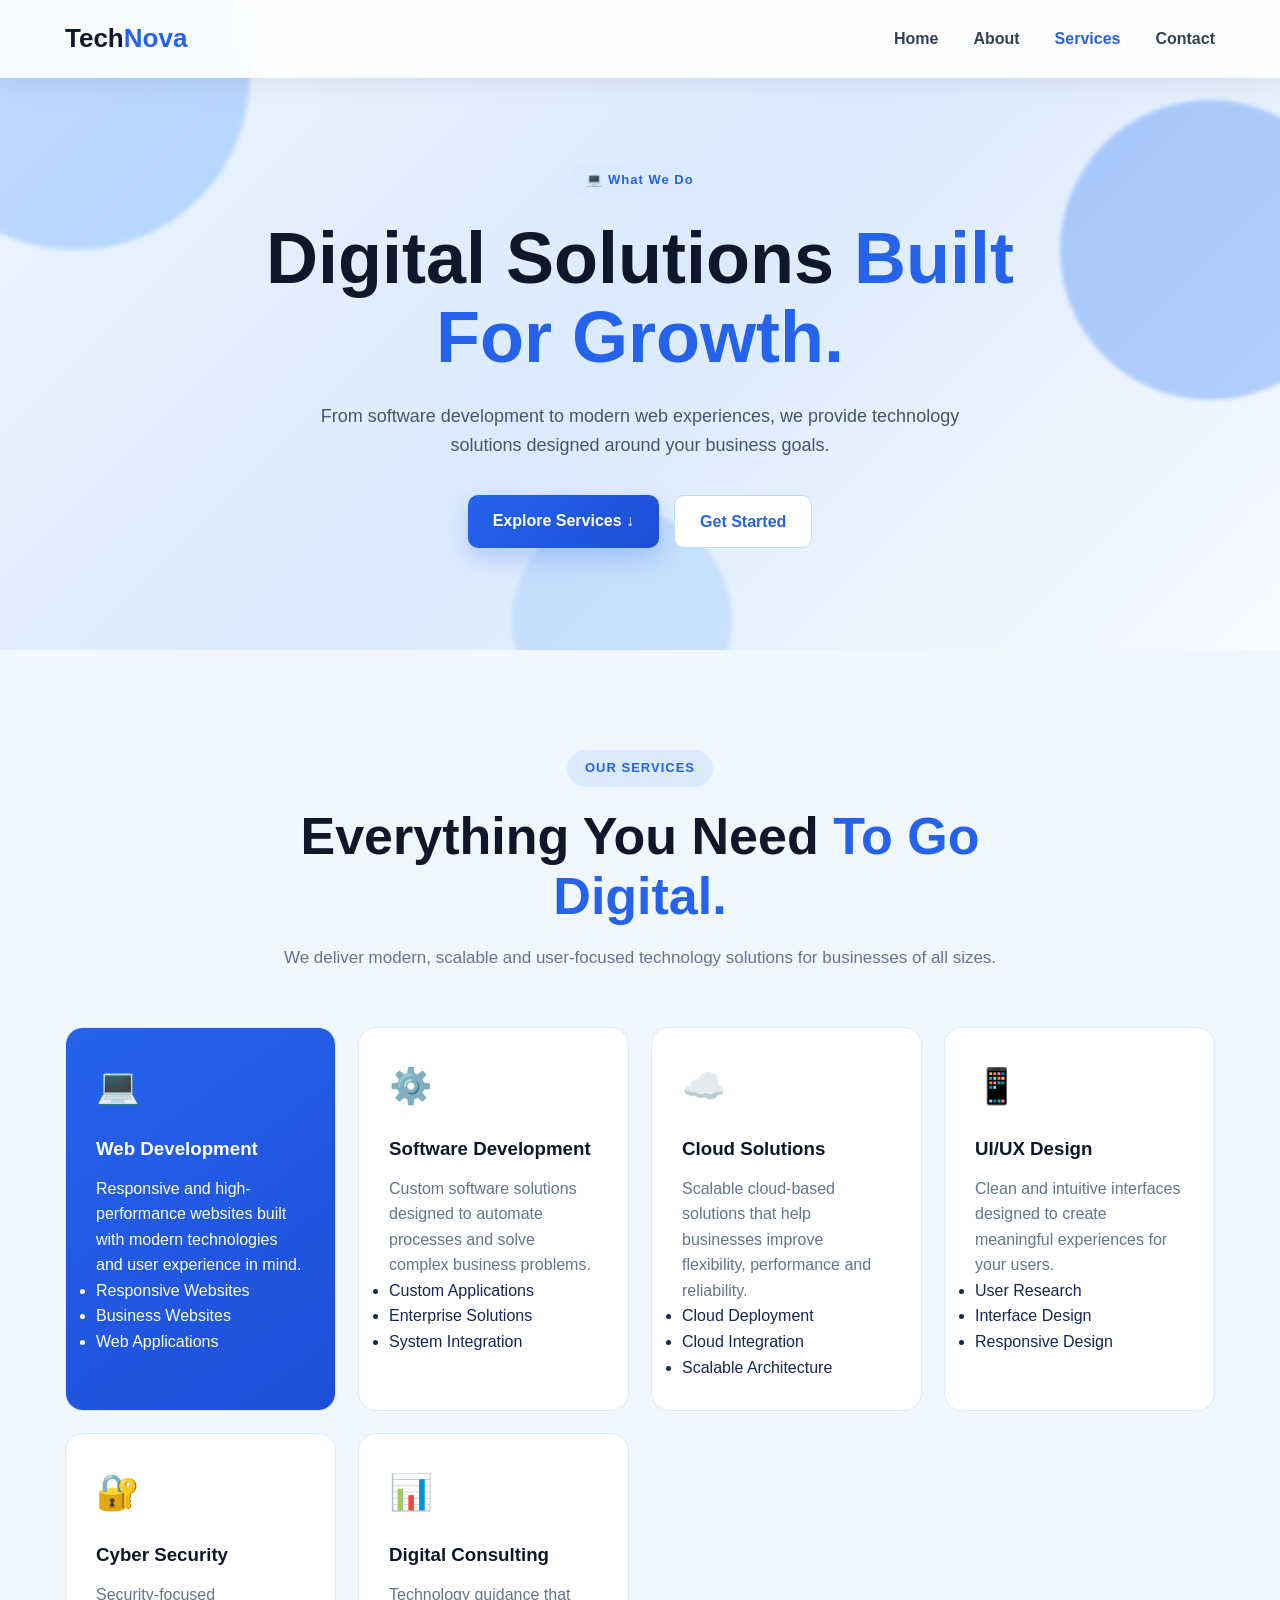
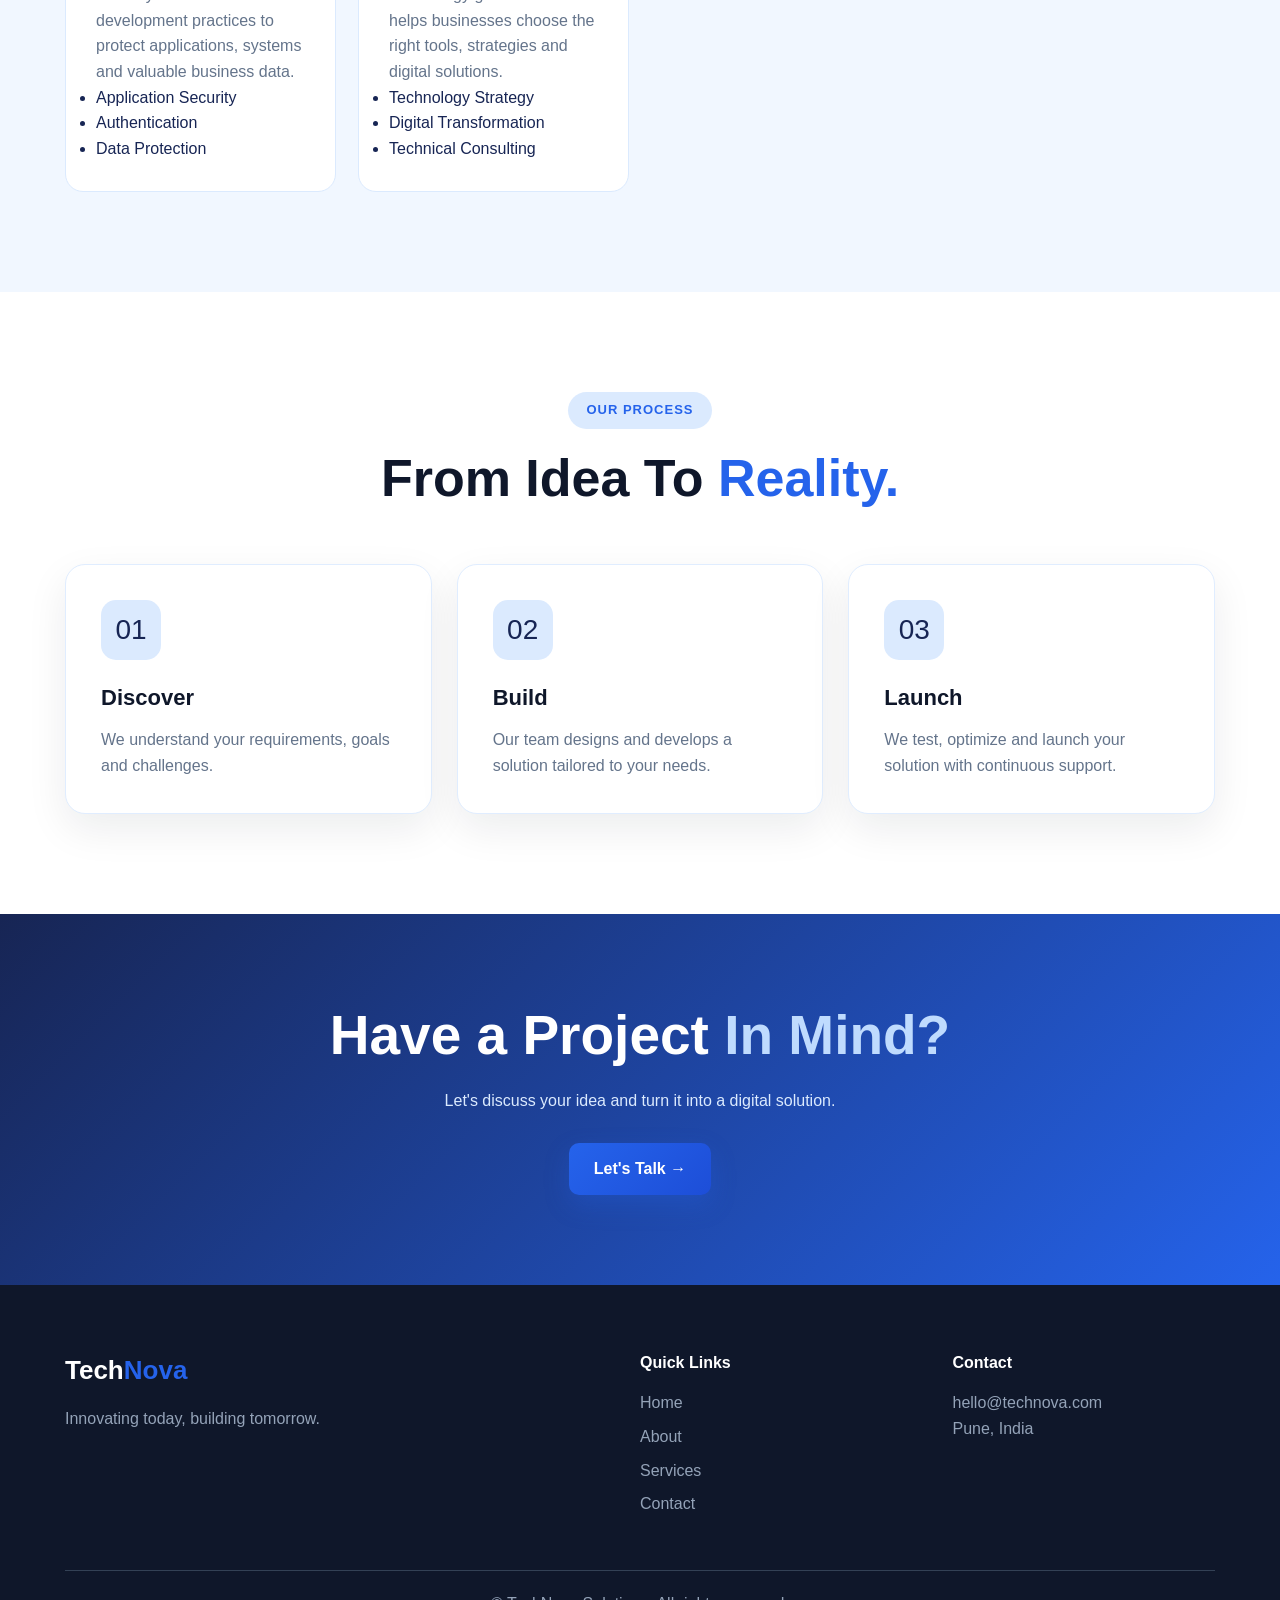
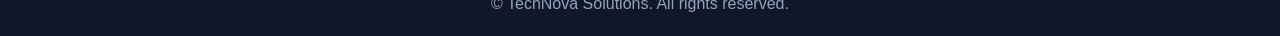
<file: services.html>
<!DOCTYPE html>
<html lang="en">

<head>
    <meta charset="UTF-8">
    <meta name="viewport" content="width=device-width, initial-scale=1.0">

    <title>Services | TechNova Solutions</title>


    <style>
        * {
            margin: 0;
            padding: 0;
            box-sizing: border-box;
        }

        html {
            scroll-behavior: smooth;
        }

        body {
            font-family: Arial, Helvetica, sans-serif;
            color: #172554;
            background: #f8fbff;
            line-height: 1.6;
            overflow-x: hidden;
        }

        a {
            text-decoration: none;
        }

        /* ================= NAVBAR ================= */

        .navbar {
            position: fixed;
            top: 0;
            left: 0;
            width: 100%;
            z-index: 1000;
            background: rgba(255, 255, 255, 0.88);
            backdrop-filter: blur(15px);
            box-shadow: 0 5px 25px rgba(15, 23, 42, 0.08);
        }

        .navbar-container {
            max-width: 1200px;
            margin: auto;
            padding: 18px 25px;
            display: flex;
            align-items: center;
            justify-content: space-between;
        }

        .logo {
            font-size: 26px;
            font-weight: 800;
            color: #0f172a;
        }

        .logo span {
            color: #2563eb;
        }

        .nav-links {
            display: flex;
            list-style: none;
            gap: 35px;
        }

        .nav-links a {
            color: #334155;
            font-weight: 600;
            transition: 0.3s;
        }

        .nav-links a:hover,
        .nav-links a.active {
            color: #2563eb;
        }

        .menu-toggle {
            display: none;
            border: none;
            background: none;
            font-size: 28px;
            cursor: pointer;
        }

        /* ================= HERO ================= */

        .hero {
            min-height: 650px;
            display: flex;
            align-items: center;
            justify-content: center;
            text-align: center;
            position: relative;
            overflow: hidden;
            padding: 140px 20px 80px;
            background: linear-gradient(135deg, #eff6ff, #dbeafe, #f8fbff);
        }

        .hero-background {
            position: absolute;
            inset: 0;
            overflow: hidden;
        }

        .circle {
            position: absolute;
            border-radius: 50%;
            filter: blur(2px);
            opacity: 0.35;
        }

        .circle-one {
            width: 350px;
            height: 350px;
            background: #60a5fa;
            top: -100px;
            left: -100px;
        }

        .circle-two {
            width: 300px;
            height: 300px;
            background: #3b82f6;
            right: -80px;
            top: 100px;
        }

        .circle-three {
            width: 220px;
            height: 220px;
            background: #93c5fd;
            bottom: -80px;
            left: 40%;
        }

        .hero-content {
            position: relative;
            z-index: 2;
            max-width: 850px;
        }

        .hero-badge,
        .section-tag {
            display: inline-block;
            color: #2563eb;
            background: #dbeafe;
            padding: 8px 18px;
            border-radius: 30px;
            font-size: 13px;
            font-weight: 700;
            letter-spacing: 1px;
            margin-bottom: 20px;
        }

        .hero h1 {
            font-size: clamp(42px, 6vw, 72px);
            line-height: 1.1;
            color: #0f172a;
            margin-bottom: 25px;
        }

        .hero h1 span,
        .section-heading h2 span,
        .cta-content h2 span {
            color: #2563eb;
        }

        .hero p {
            max-width: 700px;
            margin: auto;
            color: #475569;
            font-size: 18px;
        }

        .hero-buttons {
            margin-top: 35px;
            display: flex;
            justify-content: center;
            gap: 15px;
            flex-wrap: wrap;
        }

        .btn {
            display: inline-block;
            padding: 13px 25px;
            border-radius: 10px;
            font-weight: 700;
            transition: 0.3s;
        }

        .btn-primary {
            color: white;
            background: linear-gradient(135deg, #2563eb, #1d4ed8);
            box-shadow: 0 10px 25px rgba(37, 99, 235, 0.25);
        }

        .btn-primary:hover {
            transform: translateY(-3px);
        }

        .btn-secondary {
            color: #2563eb;
            background: white;
            border: 1px solid #bfdbfe;
        }

        .btn-secondary:hover {
            background: #eff6ff;
        }

        /* ================= SECTIONS ================= */

        .about-section,
        .services-section {
            padding: 100px 20px;
        }

        .about-section {
            background: white;
        }

        .services-section {
            background: #f1f7ff;
        }

        .section-container {
            max-width: 1150px;
            margin: auto;
        }

        .section-heading {
            text-align: center;
            max-width: 750px;
            margin: 0 auto 55px;
        }

        .section-heading h2 {
            font-size: clamp(34px, 5vw, 52px);
            line-height: 1.15;
            color: #0f172a;
            margin-bottom: 18px;
        }

        .section-heading p {
            color: #64748b;
            font-size: 17px;
        }

        /* ================= ABOUT CARDS ================= */

        .about-grid {
            display: grid;
            grid-template-columns: repeat(3, 1fr);
            gap: 25px;
        }

        .about-card {
            background: white;
            padding: 35px;
            border-radius: 20px;
            box-shadow: 0 15px 40px rgba(15, 23, 42, 0.08);
            border: 1px solid #e0edff;
            transition: 0.3s;
        }

        .about-card:hover {
            transform: translateY(-8px);
            box-shadow: 0 20px 45px rgba(37, 99, 235, 0.15);
        }

        .about-icon {
            width: 60px;
            height: 60px;
            display: flex;
            align-items: center;
            justify-content: center;
            background: #dbeafe;
            border-radius: 15px;
            font-size: 28px;
            margin-bottom: 20px;
        }

        .about-card h3 {
            color: #0f172a;
            margin-bottom: 12px;
            font-size: 22px;
        }

        .about-card p {
            color: #64748b;
        }

        /* ================= SERVICE CARDS ================= */

        .service-grid {
            display: grid;
            grid-template-columns: repeat(4, 1fr);
            gap: 22px;
        }

        .service-card {
            background: white;
            padding: 30px;
            border-radius: 18px;
            border: 1px solid #dbeafe;
            transition: 0.3s;
        }

        .service-card:hover {
            transform: translateY(-8px);
            box-shadow: 0 18px 40px rgba(37, 99, 235, 0.12);
        }

        .service-card.featured {
            background: linear-gradient(145deg, #2563eb, #1d4ed8);
            color: white;
        }

        .service-card.featured h3,
        .service-card.featured p {
            color: white;
        }

        .service-icon {
            font-size: 35px;
            margin-bottom: 20px;
        }

        .service-card h3 {
            color: #0f172a;
            margin-bottom: 12px;
        }

        .service-card p {
            color: #64748b;
        }

        /* ================= CTA ================= */

        .cta-section {
            padding: 90px 20px;
            background: linear-gradient(135deg, #172554, #2563eb);
            text-align: center;
            color: white;
        }

        .cta-content {
            max-width: 750px;
            margin: auto;
        }

        .cta-content h2 {
            font-size: clamp(35px, 5vw, 55px);
            line-height: 1.15;
            margin-bottom: 20px;
        }

        .cta-content h2 span {
            color: #bfdbfe;
        }

        .cta-content p {
            margin-bottom: 30px;
            color: #dbeafe;
        }

        /* ================= FOOTER ================= */

        footer {
            background: #0f172a;
            color: white;
            padding: 65px 20px 20px;
        }

        .footer-container {
            max-width: 1150px;
            margin: auto;
            display: grid;
            grid-template-columns: 2fr 1fr 1fr;
            gap: 50px;
        }

        footer .logo {
            color: white;
            display: inline-block;
            margin-bottom: 15px;
        }

        footer p {
            color: #94a3b8;
        }

        footer h4 {
            margin-bottom: 15px;
        }

        footer a:not(.logo) {
            display: block;
            color: #94a3b8;
            margin-bottom: 8px;
            transition: 0.3s;
        }

        footer a:not(.logo):hover {
            color: white;
        }

        .footer-bottom {
            max-width: 1150px;
            margin: 45px auto 0;
            padding-top: 20px;
            border-top: 1px solid #334155;
            text-align: center;
        }

        /* ================= RESPONSIVE ================= */

        @media (max-width: 900px) {

            .about-grid {
                grid-template-columns: repeat(2, 1fr);
            }

            .service-grid {
                grid-template-columns: repeat(2, 1fr);
            }
        }

        @media (max-width: 700px) {

            .nav-links {
                position: absolute;
                top: 70px;
                left: 0;
                width: 100%;
                display: none;
                flex-direction: column;
                gap: 0;
                background: white;
                padding: 15px 25px;
                box-shadow: 0 15px 25px rgba(0, 0, 0, 0.08);
            }

            .nav-links.show {
                display: flex;
            }

            .nav-links li {
                padding: 12px 0;
            }

            .menu-toggle {
                display: block;
            }

            .about-grid,
            .service-grid {
                grid-template-columns: 1fr;
            }

            .footer-container {
                grid-template-columns: 1fr;
                gap: 30px;
            }

            .hero {
                min-height: 600px;
            }
        }

        @media (max-width: 450px) {

            .navbar-container {
                padding: 15px;
            }

            .logo {
                font-size: 22px;
            }

            .hero {
                padding: 120px 15px 70px;
            }

            .hero p {
                font-size: 16px;
            }

            .about-card,
            .service-card {
                padding: 25px;
            }
        }
    </style>
</head>

<body>

    <!-- ================= NAVBAR ================= -->
    <header class="navbar">
        <div class="navbar-container">

            <a href="index.html" class="logo">
                Tech<span>Nova</span>
            </a>

            <nav>
                <ul class="nav-links" id="navLinks">
                    <li><a href="index.html">Home</a></li>
                    <li><a href="about.html">About</a></li>
                    <li><a href="services.html" class="active">Services</a></li>
                    <li><a href="contact.html">Contact</a></li>
                </ul>
            </nav>

            <button class="menu-toggle" id="menuToggle">
                ☰
            </button>

        </div>
    </header>


    <!-- ================= SERVICES HERO ================= -->
    <section class="hero">

        <div class="hero-background">
            <div class="circle circle-one"></div>
            <div class="circle circle-two"></div>
            <div class="circle circle-three"></div>
        </div>

        <div class="hero-content">

            <div class="hero-badge">
                💻 What We Do
            </div>

            <h1>
                Digital Solutions
                <span>Built For Growth.</span>
            </h1>

            <p>
                From software development to modern web experiences,
                we provide technology solutions designed around your
                business goals.
            </p>

            <div class="hero-buttons">

                <a href="#services" class="btn btn-primary">
                    Explore Services ↓
                </a>

                <a href="contact.html" class="btn btn-secondary">
                    Get Started
                </a>

            </div>

        </div>

    </section>


    <!-- ================= SERVICES ================= -->
    <section class="services-section" id="services">

        <div class="section-container">

            <div class="section-heading">

                <span class="section-tag">
                    OUR SERVICES
                </span>

                <h2>
                    Everything You Need
                    <span>To Go Digital.</span>
                </h2>

                <p>
                    We deliver modern, scalable and user-focused technology
                    solutions for businesses of all sizes.
                </p>

            </div>


            <div class="service-grid">

                <!-- SERVICE 1 -->
                <div class="service-card featured">

                    <div class="service-icon">
                        💻
                    </div>

                    <h3>Web Development</h3>

                    <p>
                        Responsive and high-performance websites built with
                        modern technologies and user experience in mind.
                    </p>

                    <ul>
                        <li>Responsive Websites</li>
                        <li>Business Websites</li>
                        <li>Web Applications</li>
                    </ul>

                </div>


                <!-- SERVICE 2 -->
                <div class="service-card">

                    <div class="service-icon">
                        ⚙️
                    </div>

                    <h3>Software Development</h3>

                    <p>
                        Custom software solutions designed to automate
                        processes and solve complex business problems.
                    </p>

                    <ul>
                        <li>Custom Applications</li>
                        <li>Enterprise Solutions</li>
                        <li>System Integration</li>
                    </ul>

                </div>


                <!-- SERVICE 3 -->
                <div class="service-card">

                    <div class="service-icon">
                        ☁️
                    </div>

                    <h3>Cloud Solutions</h3>

                    <p>
                        Scalable cloud-based solutions that help businesses
                        improve flexibility, performance and reliability.
                    </p>

                    <ul>
                        <li>Cloud Deployment</li>
                        <li>Cloud Integration</li>
                        <li>Scalable Architecture</li>
                    </ul>

                </div>


                <!-- SERVICE 4 -->
                <div class="service-card">

                    <div class="service-icon">
                        📱
                    </div>

                    <h3>UI/UX Design</h3>

                    <p>
                        Clean and intuitive interfaces designed to create
                        meaningful experiences for your users.
                    </p>

                    <ul>
                        <li>User Research</li>
                        <li>Interface Design</li>
                        <li>Responsive Design</li>
                    </ul>

                </div>


                <!-- SERVICE 5 -->
                <div class="service-card">

                    <div class="service-icon">
                        🔐
                    </div>

                    <h3>Cyber Security</h3>

                    <p>
                        Security-focused development practices to protect
                        applications, systems and valuable business data.
                    </p>

                    <ul>
                        <li>Application Security</li>
                        <li>Authentication</li>
                        <li>Data Protection</li>
                    </ul>

                </div>


                <!-- SERVICE 6 -->
                <div class="service-card">

                    <div class="service-icon">
                        📊
                    </div>

                    <h3>Digital Consulting</h3>

                    <p>
                        Technology guidance that helps businesses choose
                        the right tools, strategies and digital solutions.
                    </p>

                    <ul>
                        <li>Technology Strategy</li>
                        <li>Digital Transformation</li>
                        <li>Technical Consulting</li>
                    </ul>

                </div>

            </div>

        </div>

    </section>


    <!-- ================= PROCESS ================= -->
    <section class="about-section">

        <div class="section-container">

            <div class="section-heading">

                <span class="section-tag">
                    OUR PROCESS
                </span>

                <h2>
                    From Idea To
                    <span>Reality.</span>
                </h2>

            </div>


            <div class="about-grid">

                <div class="about-card">
                    <div class="about-icon">01</div>

                    <h3>Discover</h3>

                    <p>
                        We understand your requirements, goals and challenges.
                    </p>
                </div>


                <div class="about-card">
                    <div class="about-icon">02</div>

                    <h3>Build</h3>

                    <p>
                        Our team designs and develops a solution tailored
                        to your needs.
                    </p>
                </div>


                <div class="about-card">
                    <div class="about-icon">03</div>

                    <h3>Launch</h3>

                    <p>
                        We test, optimize and launch your solution with
                        continuous support.
                    </p>
                </div>

            </div>

        </div>

    </section>


    <!-- ================= CTA ================= -->
    <section class="cta-section">

        <div class="section-container">

            <div class="cta-content">

                <h2>
                    Have a Project
                    <span>In Mind?</span>
                </h2>

                <p>
                    Let's discuss your idea and turn it into a digital solution.
                </p>

                <a href="contact.html" class="btn btn-primary">
                    Let's Talk →
                </a>

            </div>

        </div>

    </section>


    <!-- ================= FOOTER ================= -->
    <footer>

        <div class="footer-container">

            <div>
                <a href="index.html" class="logo">
                    Tech<span>Nova</span>
                </a>

                <p>
                    Innovating today, building tomorrow.
                </p>
            </div>

            <div>
                <h4>Quick Links</h4>

                <a href="index.html">Home</a>
                <a href="about.html">About</a>
                <a href="services.html">Services</a>
                <a href="contact.html">Contact</a>
            </div>

            <div>
                <h4>Contact</h4>

                <p>hello@technova.com</p>
                <p>Pune, India</p>
            </div>

        </div>

        <div class="footer-bottom">

            <p>
                © <span id="copyright"></span> TechNova Solutions.
                All rights reserved.
            </p>

        </div>

    </footer>


    <!-- <script src="script.js"></script> -->

</body>

</html>
</file>
<file: style.css>
* {
    margin: 0;
    padding: 0;
    box-sizing: border-box;
}

html {
    scroll-behavior: smooth;
}

body {
    font-family: Arial, Helvetica, sans-serif;
    line-height: 1.6;
    color: #333;
    background-color: #ffffff;
}

.container {
    width: 90%;
    max-width: 1200px;
    margin: 0 auto;
}


/* ==============================
   Navigation Bar
   ============================== */

header {
    background-color: #0d47a1;
    position: sticky;
    top: 0;
    z-index: 1000;
}

.navbar {
    width: 90%;
    max-width: 1200px;
    margin: 0 auto;

    min-height: 70px;

    display: flex;
    justify-content: space-between;
    align-items: center;
}

.logo {
    color: #ffffff;
    font-size: 24px;
    font-weight: bold;
}

.nav-links {
    list-style: none;

    display: flex;
    gap: 30px;
}

.nav-links a {
    color: #ffffff;
    text-decoration: none;
    font-size: 16px;
    font-weight: 500;

    transition: 0.3s;
}

.nav-links a:hover {
    color: #90caf9;
}


/* ==============================
   Hero Section
   ============================== */

.hero {
    min-height: 600px;

    display: flex;
    justify-content: center;
    align-items: center;

    text-align: center;

    background: linear-gradient(135deg,
            #0d47a1,
            #1976d2,
            #42a5f5);

    color: #ffffff;

    padding: 80px 20px;
}

.hero-content {
    max-width: 800px;
}

.hero h1 {
    font-size: 52px;
    line-height: 1.2;
    margin-bottom: 25px;
}

.hero p {
    font-size: 19px;
    margin-bottom: 35px;
}


/* ==============================
   Buttons
   ============================== */

.btn {
    display: inline-block;

    background-color: #ffffff;
    color: #0d47a1;

    padding: 13px 28px;

    border-radius: 6px;

    text-decoration: none;
    font-weight: bold;

    transition: 0.3s;
}

.btn:hover {
    background-color: #e3f2fd;
    transform: translateY(-2px);
}

.secondary-btn {
    background-color: #0d47a1;
    color: #ffffff;

    margin-top: 30px;
}

.secondary-btn:hover {
    background-color: #1565c0;
}


/* ==============================
   About Preview
   ============================== */

.about-preview {
    padding: 90px 0;
    text-align: center;
}

.about-preview h2 {
    color: #0d47a1;
    font-size: 36px;
    margin-bottom: 20px;
}

.about-preview p {
    max-width: 800px;
    margin: 0 auto 25px;
    font-size: 17px;
}

.text-link {
    color: #1976d2;
    text-decoration: none;
    font-weight: bold;
}

.text-link:hover {
    text-decoration: underline;
}


/* ==============================
   Services Section
   ============================== */

.services-preview {
    background-color: #f5f9ff;
    padding: 90px 0;

    text-align: center;
}

.services-preview h2 {
    color: #0d47a1;
    font-size: 36px;
    margin-bottom: 15px;
}

.section-description {
    max-width: 700px;
    margin: 0 auto 45px;
    font-size: 17px;
}


/* ==============================
   Service Cards
   ============================== */

.service-cards {
    display: grid;

    grid-template-columns: repeat(3, 1fr);

    gap: 30px;
}

.service-card {
    background-color: #ffffff;

    padding: 35px 25px;

    border-radius: 10px;

    box-shadow: 0 5px 20px rgba(0, 0, 0, 0.08);

    transition: 0.3s;
}

.service-card:hover {
    transform: translateY(-8px);

    box-shadow: 0 10px 25px rgba(0, 0, 0, 0.12);
}

.service-card h3 {
    color: #1565c0;
    margin-bottom: 15px;
    font-size: 22px;
}

.service-card p {
    color: #555;
}


/* ==============================
   Call To Action
   ============================== */

.cta {
    padding: 90px 20px;

    text-align: center;

    background-color: #e3f2fd;
}

.cta h2 {
    color: #0d47a1;
    font-size: 36px;
    margin-bottom: 15px;
}

.cta p {
    margin-bottom: 30px;
    font-size: 17px;
}


/* ==============================
   Footer
   ============================== */

footer {
    background-color: #0b2e59;
    color: #ffffff;

    text-align: center;

    padding: 40px 20px;
}

.footer-content h3 {
    font-size: 24px;
    margin-bottom: 10px;
}

.footer-content p {
    margin-bottom: 10px;
}

.copyright {
    font-size: 14px;
    color: #b9d7f5;
}


/* ==============================
   Responsive Design
   ============================== */

@media (max-width: 768px) {

    .navbar {
        flex-direction: column;
        padding: 20px 0;
        gap: 15px;
    }

    .nav-links {
        gap: 15px;
        flex-wrap: wrap;
        justify-content: center;
    }

    .hero {
        min-height: 500px;
    }

    .hero h1 {
        font-size: 38px;
    }

    .hero p {
        font-size: 17px;
    }

    .service-cards {
        grid-template-columns: 1fr;
    }

    .about-preview h2,
    .services-preview h2,
    .cta h2 {
        font-size: 30px;
    }
}


@media (max-width: 480px) {

    .logo {
        font-size: 20px;
    }

    .nav-links a {
        font-size: 14px;
    }

    .hero h1 {
        font-size: 32px;
    }

    .hero p {
        font-size: 16px;
    }

    .btn {
        padding: 11px 20px;
    }
}
</file>
